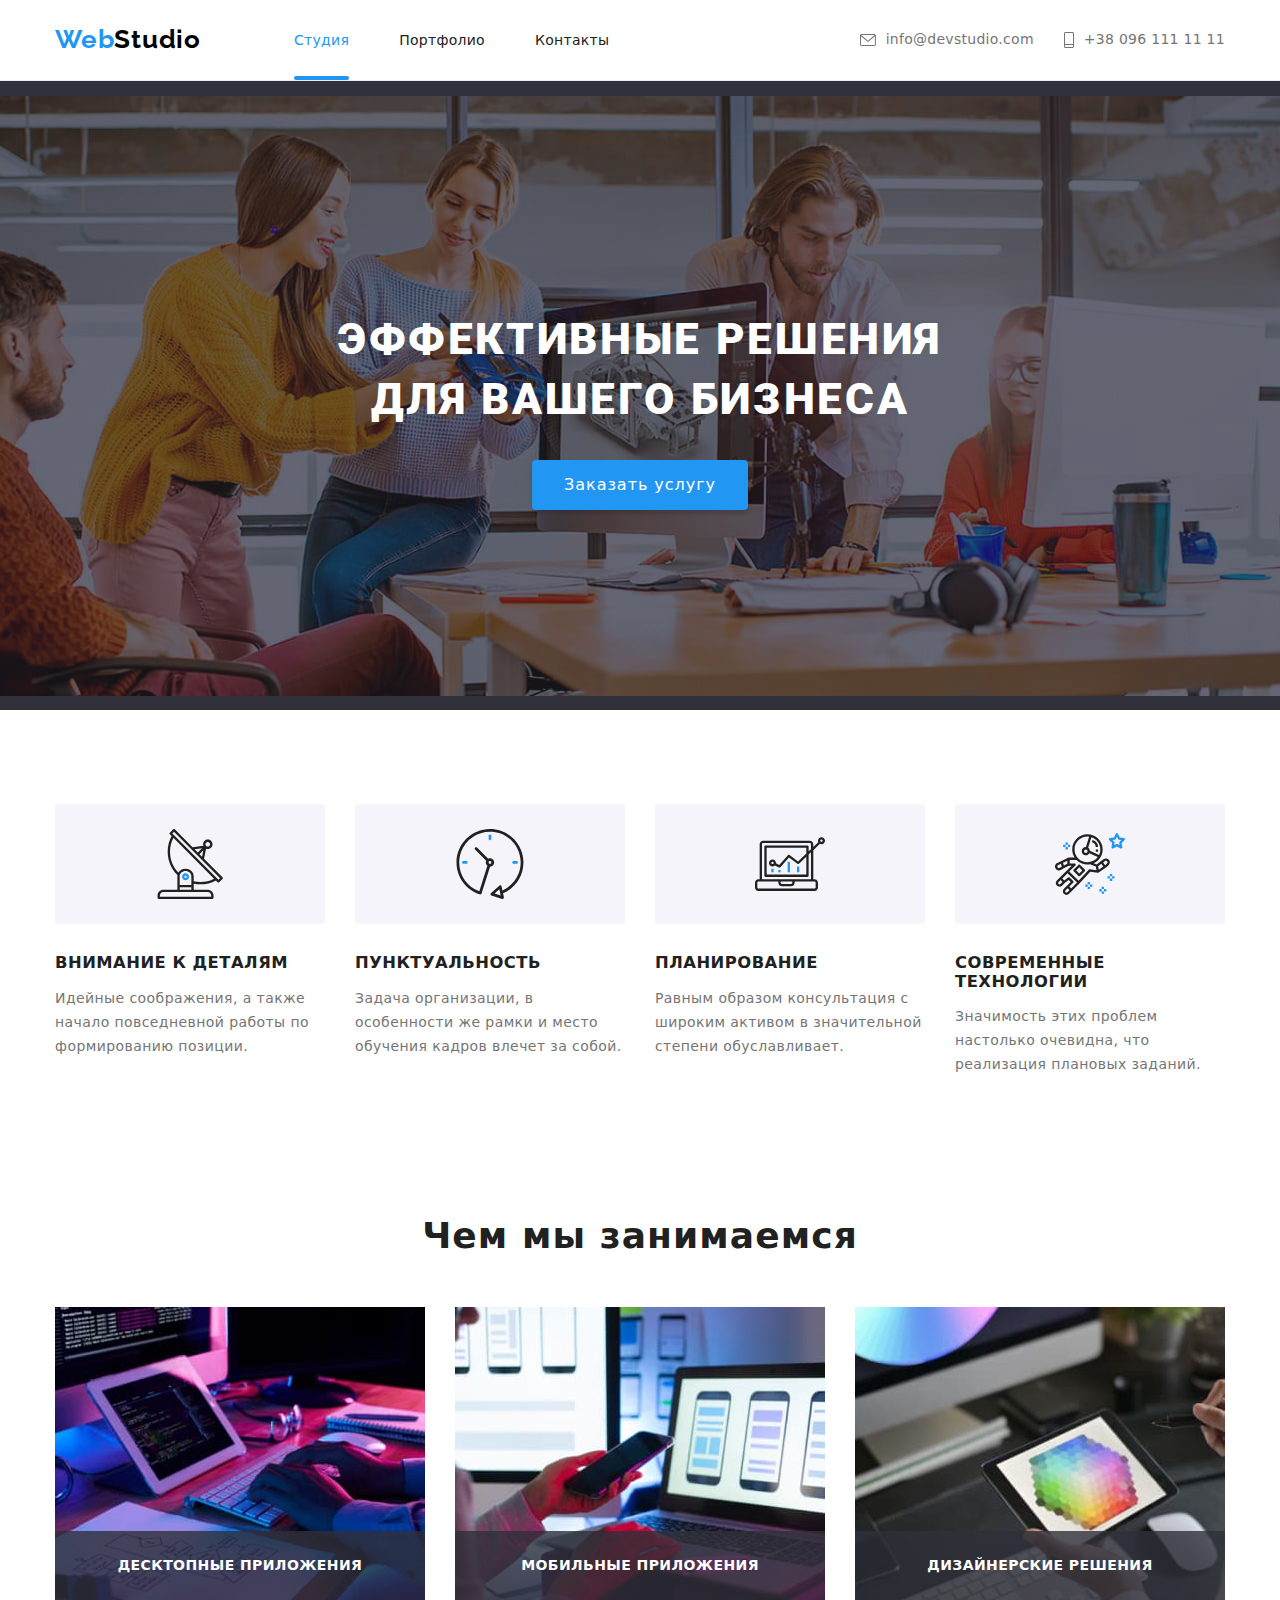
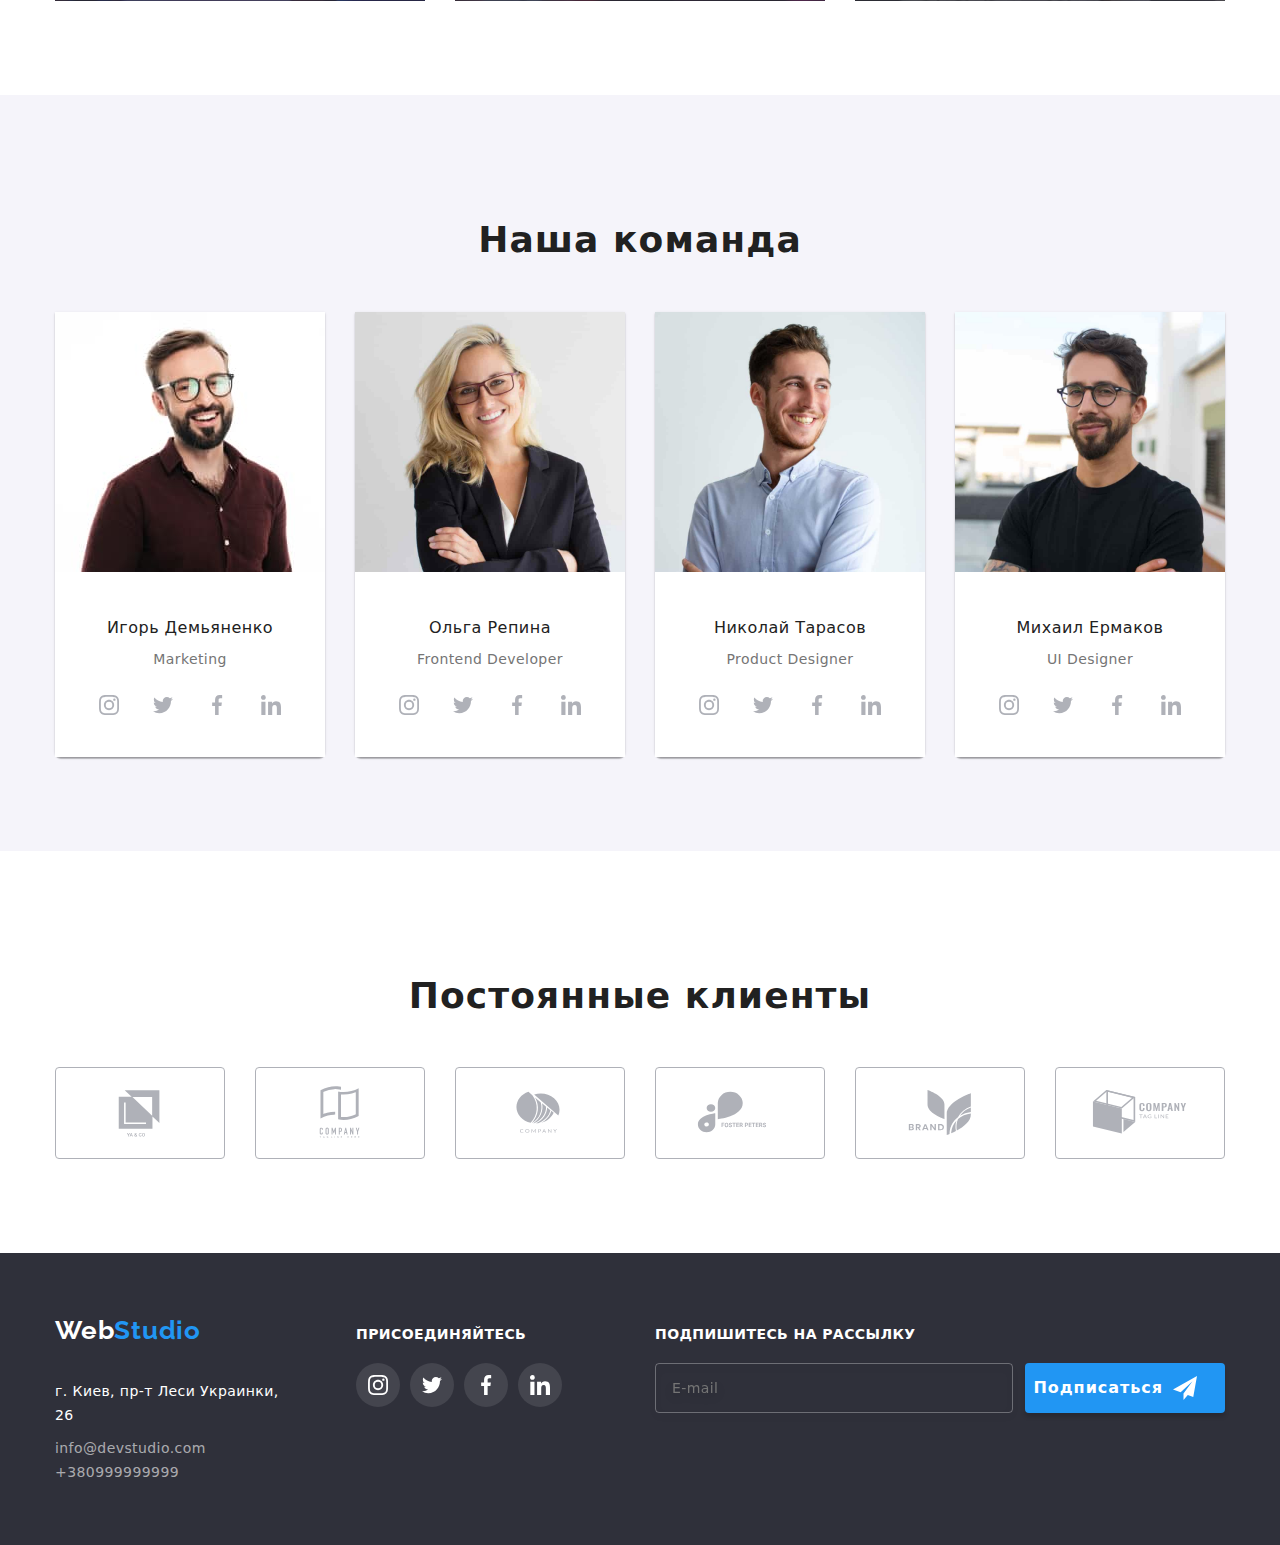
<file: index.html>
<!DOCTYPE html>
<html lang="ru">
  <!--Голова-->
  <head>
    <meta charset="UTF-8" />
    <meta http-equiv="X-UA-Compatible" content="IE=edge" />
    <meta name="viewport" content="width=device-width, initial-scale=1.0" />
    <link rel="preconnect" href="https://fonts.googleapis.com" />
    <link rel="preconnect" href="https://fonts.gstatic.com" crossorigin />
    <link
      href="https://fonts.googleapis.com/css2?family=Raleway:wght@700&family=Roboto:wght@400;500;700;900&display=swap"
      rel="stylesheet"
    />
    <link
      rel="stylesheet"
      href="https://cdnjs.cloudflare.com/ajax/libs/modern-normalize/1.0.0/modern-normalize.min.css"
    />

    <link rel="stylesheet" type="text/css" href="./css/main.min.css" />
    <title class="title-logo">Web Studio</title>
  </head>
  <body class="page">
    <!--Header-->

    <header class="header">
      <div class="container header__container">
        <a class="header__logo" href="./index.html" class="href" lang="en"
          >Web<span class="header__logo--black">Studio</span></a
        >
        <nav>
          <ul class="nav list">
            <li class="nav__item">
              <a class="nav__link nav__link--current" href="./index.html">Студия</a>
            </li>
            <li class="nav__item">
              <a class="nav__link" href="./portfolio.html">Портфолио</a>
            </li>
            <li class="nav__item">
              <a class="nav__link" href="./contacts.html">Контакты</a>
            </li>
          </ul>
        </nav>
        <ul class="contacts list">
          <li>
            <a class="contacts__mail" href="mailto:info@devstudio.com" lang="en"
              ><svg class="contacts__icon" width="16" height="12">
                <use href="./images/icons.svg#mail"></use>
              </svg>
              info@devstudio.com
            </a>
          </li>
          <li>
            <a class="contacts__tel" href="tel:+38 096 111 11 11">
              <svg class="contacts__icon" width="10" height="16">
                <use href="./images/icons.svg#tel"></use>
              </svg>
              +38 096 111 11 11</a
            >
          </li>
        </ul>
      </div>
    </header>
    <main>
      <!-- Герой или заголовок -->

      <section class="hero">
        <div class="container hero__container">
          <h1 class="hero__title">Эффективные решения для вашего бизнеса</h1>
          <button data-modal-open class="button" type="button">Заказать услугу</button>
        </div>
        <div class="backdrop is-hidden" data-modal>
          <div class="modal">
            <button class="modal__close" data-modal-close>
              <svg class="modal__icon" width="18" height="18" aria-label="window close">
                <use href="./images/icons.svg#mdwclose"></use>
              </svg>
            </button>
            <form action="submit">
              <div lang="ru" class="form modal__form">
                <p class="form__name">Оставьте свои данные, мы вам перезвоним</p>
                <label class="form__label" for="user-name">Имя</label>
                <div class="form__block">
                  <input class="form__input" type="name" name="name" id="user-name" />
                  <svg class="form__icon" width="18" height="18" aria-label="name">
                    <use href="./images/icons.svg#person"></use>
                  </svg>
                </div>
                <label class="form__label" for="user-tel" aria-label="telephone">Телефон</label>
                <div class="form__block">
                  <input class="form__input" type="tel" name="tel" id="user-tel" />
                  <svg class="form__icon" width="18" height="18" aria-label="tel">
                    <use href="./images/icons.svg#phone"></use>
                  </svg>
                </div>
                <label class="form__label" for="user-email" aria-label="mail">Почта</label>
                <div class="form__block">
                  <input class="form__input" type="email" name="email" id="user-email" />
                  <svg class="form__icon" width="18" height="18" aria-label="email">
                    <use href="./images/icons.svg#email"></use>
                  </svg>
                </div>
                <label class="form__label" for="user-feedback">Комментарий</label>
                <textarea
                  class="form__message"
                  name="message"
                  id="user-feedback"
                  placeholder="Введите текст"
                  rows="8"
                ></textarea>
                <label class="agreement form__agreement" for="agreement-checkbox">
                  <input
                    class="visually-hidden"
                    type="checkbox"
                    name="agreement"
                    id="agreement-checkbox"
                  />
                  <div class="agreement__checkbox"></div>
                  <p class="agreement__text">
                    Соглашаюсь с рассылкой и принимаю
                    <a class="checkbox-link" href="">Условия договора</a>
                  </p>
                </label>
                <button class="form__button" type="submit">Отправить</button>
              </div>
            </form>
          </div>
        </div>
      </section>
      <!-- Преимущества -->

      <section class="feature">
        <div class="container feature__container">
          <h2 class="feature__title visually-hidden">Преимущества</h2>

          <ul class="feature__list list">
            <li class="feature__item">
              <!--BLOCK 1-->
              <div class="block feature__block">
                <svg width="70" height="70">
                  <use href="./images/icons.svg#sputnik"></use>
                </svg>
              </div>
              <h3 class="block__title">Внимание к деталям</h3>
              <p class="block__text">
                Идейные соображения, а также начало повседневной работы по формированию позиции.
              </p>
            </li>
            <li class="feature__item">
              <!-- BLOCK 2-->
              <div class="block feature__block">
                <svg width="70" height="70">
                  <use href="./images/icons.svg#clock"></use>
                </svg>
              </div>
              <h3 class="block__title">Пунктуальность</h3>
              <p class="block__text">
                Задача организации, в особенности же рамки и место обучения кадров влечет за собой.
              </p>
            </li>
            <li class="feature__item">
              <!--BLOCK 3-->
              <div class="block feature__block">
                <svg width="70" height="70">
                  <use href="./images/icons.svg#diagram"></use>
                </svg>
              </div>
              <h3 class="block__title">Планирование</h3>
              <p class="block__text">
                Равным образом консультация с широким активом в значительной степени обуславливает.
              </p>
            </li>
            <li class="feature__item">
              <!--BLOCK 4-->
              <div class="block feature__block">
                <svg width="70" height="70">
                  <use href="./images/icons.svg#astronaut"></use>
                </svg>
              </div>
              <h3 class="block__title">Современные технологии</h3>
              <p class="block__text">
                Значимость этих проблем настолько очевидна, что реализация плановых заданий.
              </p>
            </li>
          </ul>
        </div>
      </section>

      <!-- work-vector -->
      <section class="samples">
        <div class="container samples__container">
          <h2 class="samples__title title">Чем мы занимаемся</h2>
          <!--  -->
          <!-- folder::images>work-vector -->
          <!--  -->
          <ul class="samples__items list">
            <li class="samples__item">
              <img src="./images/work-vector/1.jpg" alt="Рабочий стол" width="370" />
              <p class="samples__text">десктопные приложения</p>
            </li>
            <li class="samples__item">
              <img src="./images/work-vector/2.jpg" alt="Компьютер" width="370" />
              <p class="samples__text">мобильные приложения</p>
            </li>
            <li class="samples__item">
              <img src="./images/work-vector/3.jpg" alt="Планшет" width="370" />
              <p class="samples__text">дизайнерские решения</p>
            </li>
          </ul>
        </div>
      </section>

      <!--Наша команда-->
      <section class="team">
        <div class="container team__container">
          <h2 class="team__title title">Наша команда</h2>
          <ul class="team__list list">
            <li class="team__item">
              <img src="./images/our-team/team1.jpg" alt="Член команды" width="270" />
              <div class="team__overlay">
                <h3 class="team__title team__title--small">Игорь Демьяненко</h3>
                <p class="team__text">Marketing</p>
                <ul class="social team__social list">
                  <li class="social__linkbox">
                    <a class="social__link" href="">
                      <svg class="social__icon" width="20" height="20" aria-label="social icon">
                        <use href="./images/icons.svg#ig"></use>
                      </svg>
                    </a>
                  </li>
                  <li class="social__linkbox">
                    <a class="social__link" href="">
                      <svg class="social__icon" width="20" height="20" aria-label="social icon">
                        <use href="./images/icons.svg#twitter"></use>
                      </svg>
                    </a>
                  </li>
                  <li class="social__linkbox">
                    <a class="social__link" href="">
                      <svg class="social__icon" width="20" height="20" aria-label="social icon">
                        <use href="./images/icons.svg#facebook"></use>
                      </svg>
                    </a>
                  </li>
                  <li class="social__linkbox">
                    <a class="social__link" href="">
                      <svg class="social__icon" width="20" height="20" aria-label="social icon">
                        <use href="./images/icons.svg#linkedin"></use>
                      </svg>
                    </a>
                  </li>
                </ul>
              </div>
            </li>

            <li class="team__item">
              <img src="./images/our-team/team2.jpg" alt="Член команды" width="270" />
              <div class="team__overlay">
                <h3 class="team__title team__title--small">Ольга Репина</h3>
                <p class="team__text">Frontend Developer</p>
                <ul class="social team__social list">
                  <li class="social__linkbox">
                    <a class="social__link" href="">
                      <svg class="social__icon" width="20" height="20" aria-label="social icon">
                        <use href="./images/icons.svg#ig"></use>
                      </svg>
                    </a>
                  </li>
                  <li class="social__linkbox">
                    <a class="social__link" href="">
                      <svg class="social__icon" width="20" height="20" aria-label="social icon">
                        <use href="./images/icons.svg#twitter"></use>
                      </svg>
                    </a>
                  </li>
                  <li class="social__linkbox">
                    <a class="social__link" href="">
                      <svg class="social__icon" width="20" height="20" aria-label="social icon">
                        <use href="./images/icons.svg#facebook"></use>
                      </svg>
                    </a>
                  </li>
                  <li class="social__linkbox">
                    <a class="social__link" href="">
                      <svg class="social__icon" width="20" height="20" aria-label="social icon">
                        <use href="./images/icons.svg#linkedin"></use>
                      </svg>
                    </a>
                  </li>
                </ul>
              </div>
            </li>

            <li class="team__item">
              <img src="./images/our-team/team3.jpg" alt="Член команды" width="270" />
              <div class="team__overlay">
                <h3 class="team__title team__title--small">Николай Тарасов</h3>
                <p class="team__text">Product Designer</p>
                <ul class="social team__social list">
                  <li class="social__linkbox">
                    <a class="social__link" href="">
                      <svg class="social__icon" width="20" height="20" aria-label="social icon">
                        <use href="./images/icons.svg#ig"></use>
                      </svg>
                    </a>
                  </li>
                  <li class="social__linkbox">
                    <a class="social__link" href="">
                      <svg class="social__icon" width="20" height="20" aria-label="social icon">
                        <use href="./images/icons.svg#twitter"></use>
                      </svg>
                    </a>
                  </li>
                  <li class="social__linkbox">
                    <a class="social__link" href="">
                      <svg class="social__icon" width="20" height="20" aria-label="social icon">
                        <use href="./images/icons.svg#facebook"></use>
                      </svg>
                    </a>
                  </li>
                  <li class="social__linkbox">
                    <a class="social__link" href="">
                      <svg class="social__icon" width="20" height="20" aria-label="social icon">
                        <use href="./images/icons.svg#linkedin"></use>
                      </svg>
                    </a>
                  </li>
                </ul>
              </div>
            </li>

            <li class="team__item">
              <img src="./images/our-team/team4.jpg" alt="Член команды" width="270" />
              <div class="team__overlay">
                <h3 class="team__title team__title--small">Михаил Ермаков</h3>
                <p class="team__text">UI Designer</p>
                <ul class="social team__social list">
                  <li class="social__linkbox">
                    <a class="social__link" href="">
                      <svg class="social__icon" width="20" height="20" aria-label="social icon">
                        <use href="./images/icons.svg#ig"></use>
                      </svg>
                    </a>
                  </li>
                  <li class="social__linkbox">
                    <a class="social__link" href="">
                      <svg class="social__icon" width="20" height="20" aria-label="social icon">
                        <use href="./images/icons.svg#twitter"></use>
                      </svg>
                    </a>
                  </li>
                  <li class="social__linkbox">
                    <a class="social__link" href="">
                      <svg class="social__icon" width="20" height="20" aria-label="social icon">
                        <use href="./images/icons.svg#facebook"></use>
                      </svg>
                    </a>
                  </li>
                  <li class="social__linkbox">
                    <a class="social__link" href="">
                      <svg class="social__icon" width="20" height="20" aria-label="social icon">
                        <use href="./images/icons.svg#linkedin"></use>
                      </svg>
                    </a>
                  </li>
                </ul>
              </div>
            </li>
          </ul>
        </div>
      </section>

      <!-- Постоянные клиенты -->
      <section class="clients">
        <div class="container">
          <h2 class="clients__title title">Постоянные клиенты</h2>
          <ul class="clients__list list">
            <li class="clients__item">
              <a class="clients__link" href="">
                <svg class="clients__icon" width="106" height="60" aria-label="client logo">
                  <use href="./images/icons.svg#company"></use>
                </svg>
              </a>
            </li>
            <li class="clients__item">
              <a class="clients__link" href="">
                <svg class="clients__icon" width="106" height="60" aria-label="client logo">
                  <use href="./images/icons.svg#company2"></use>
                </svg>
              </a>
            </li>
            <li class="clients__item">
              <a class="clients__link" href="">
                <svg class="clients__icon" width="106" height="60" aria-label="client logo">
                  <use href="./images/icons.svg#company3"></use>
                </svg>
              </a>
            </li>
            <li class="clients__item">
              <a class="clients__link" href="">
                <svg class="clients__icon" width="106" height="60" aria-label="client logo">
                  <use href="./images/icons.svg#company4"></use>
                </svg>
              </a>
            </li>
            <li class="clients__item">
              <a class="clients__link" href="">
                <svg class="clients__icon" width="106" height="60" aria-label="client logo">
                  <use href="./images/icons.svg#company5"></use>
                </svg>
              </a>
            </li>
            <li class="clients__item">
              <a class="clients__link" href="">
                <svg class="clients__icon" width="106" height="60" aria-label="client logo">
                  <use href="./images/icons.svg#company6"></use>
                </svg>
              </a>
            </li>
          </ul>
        </div>
      </section>
    </main>
    <footer class="footer">
      <div class="container footer__container">
        <div class="container__left">
          <a href="./index.html" class="footer__logo" lang="en"
            >Web<span class="footer__logo--blue">Studio</span></a
          >
          <address class="address">
            <p class="address__place">г. Киев, пр-т Леси Украинки, 26</p>
            <a class="address__mail" href="mailto:info@devstudio.com">info@devstudio.com</a>
            <a class="address__tel" href="tel:+380999999999">+380999999999</a>
          </address>
        </div>
        <div class="container__mid">
          <p class="footer__text">присоединяйтесь</p>
          <ul class="footer__list list">
            <li class="footer__list-item">
              <a class="footer__link" href="">
                <svg
                  class="footer__icon"
                  width="20"
                  height="20"
                  aria-label="social
                  icon"
                >
                  <use href="./images/icons.svg#igblack"></use>
                </svg>
              </a>
            </li>
            <li class="footer__list-item">
              <a class="footer__link" href="">
                <svg class="footer__icon" width="20" height="20" aria-label="social icon">
                  <use href="./images/icons.svg#twitterblack"></use>
                </svg>
              </a>
            </li>
            <li class="footer__list-item">
              <a class="footer__link" href="">
                <svg class="footer__icon" width="20" height="20" aria-label="social icon">
                  <use href="./images/icons.svg#facebookblack"></use>
                </svg>
              </a>
            </li>
            <li class="footer__list-item">
              <a class="footer__link" href="">
                <svg class="footer__icon" width="20" height="20" aria-label="social icon">
                  <use href="./images/icons.svg#linkedinblack"></use>
                </svg>
              </a>
            </li>
          </ul>
        </div>
        <div class="container__right">
          <p class="footer__text">Подпишитесь на рассылку</p>
          <form>
            <div class="footer__form">
              <label for="user-email" class="ftr-label">
                <input
                  class="footer__type"
                  type="email"
                  name="email"
                  placeholder="E-mail"
                  id="user-email"
                />
              </label>
              <button type="submit" class="button footer__button">
                <svg class="button__icon" width="24" height="24" aria-label="button icon">
                  <use href="./images/icons.svg#iconsend"></use>
                </svg>
                Подписаться
              </button>
            </div>
          </form>
        </div>
      </div>
    </footer>
    <script src="./js/modal.js"></script>
  </body>
</html>
</file>
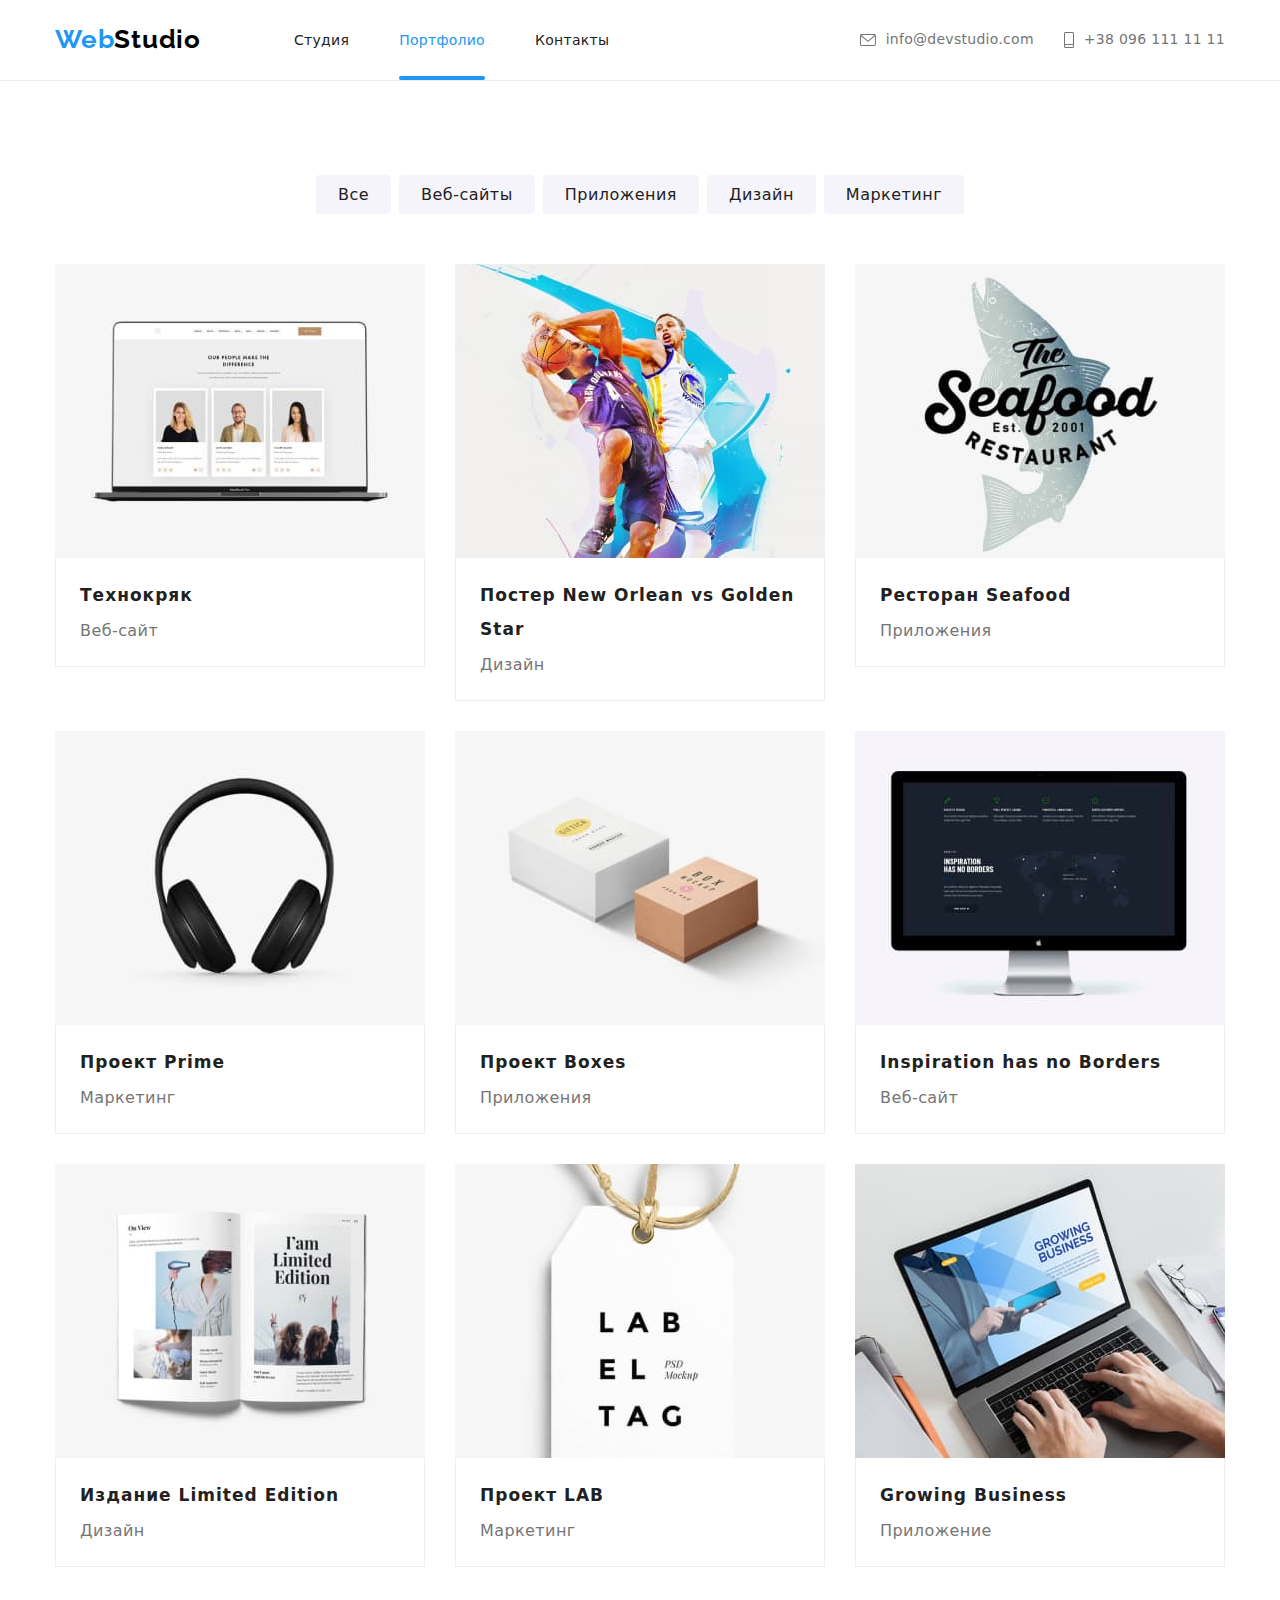
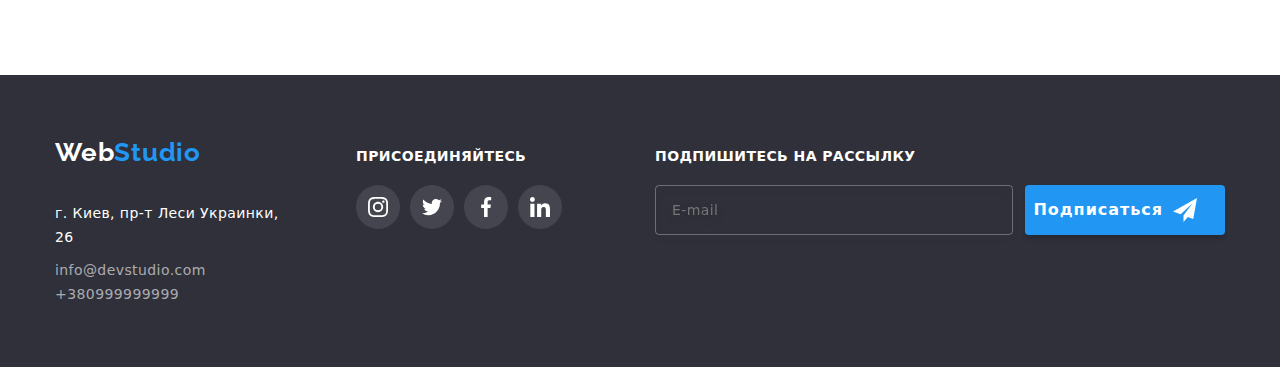
<file: portfolio.html>
<!DOCTYPE html>
<html lang="ru">
  <head>
    <meta charset="UTF-8" />
    <meta http-equiv="X-UA-Compatible" content="IE=edge" />
    <meta name="viewport" content="width=device-width, initial-scale=1.0" />
    <link rel="preconnect" href="https://fonts.googleapis.com" />
    <link rel="preconnect" href="https://fonts.gstatic.com" crossorigin />
    <link
      href="https://fonts.googleapis.com/css2?family=Raleway:wght@700&family=Roboto:wght@400;500;700;900&display=swap"
      rel="stylesheet"
    />
     <link
      rel="stylesheet"
      href="https://cdnjs.cloudflare.com/ajax/libs/modern-normalize/1.0.0/modern-normalize.min.css"
    />
    
    <link rel="stylesheet" type="text/css" href="./css/main.min.css"/>
    <title class="title-logo">Web Studio</title>
  </head>
  <body class="page">
    <!-- Шапка -->
   <header class="header">
      <div class="container header__container">
        <a class="header__logo" href="./index.html" class="href" lang="en"
          >Web<span class="header__logo--black">Studio</span></a
        >
        <nav>
          <ul class="nav list">
            <li class="nav__item">
              <a class="nav__link" href="./index.html">Студия</a>
            </li>
            <li class="nav__item">
              <a class="nav__link nav__link--current" href="./portfolio.html">Портфолио</a>
            </li>
            <li class="nav__item">
              <a class="nav__link" href="./contacts.html">Контакты</a>
            </li>
          </ul>
        </nav>
        <ul class="contacts list">
          <li>
            <a class="contacts__mail" href="mailto:info@devstudio.com" lang="en"
              ><svg class="contacts__icon" width="16" height="12">
                <use href="./images/icons.svg#mail"></use>
              </svg>
              info@devstudio.com
            </a>
          </li>
          <li>
            <a class="contacts__tel" href="tel:+38 096 111 11 11">
              <svg class="contacts__icon" width="10" height="16">
                <use href="./images/icons.svg#tel"></use>
              </svg>
              +38 096 111 11 11</a
            >
          </li>
        </ul>
      </div>
    </header>

    <!-- Мэйн -->
    <main>
    <section class="portfolio">
      <div class="container">
        <h1 class="visually-hidden">web-studio portfolio</h1>

        <ul class="btnlist portfolio__btnlist list">
          <li class="btnlist__item">
            <button class="btnlist__button" type="button">Все</button>
          </li>
          <li class="btnlist__item">
            <button class="btnlist__button" type="button">Веб-сайты</button>
          </li>
          <li class="btnlist__item">
            <button class="btnlist__button" type="button">Приложения</button>
          </li>
          <li class="btnlist__item">
            <button class="btnlist__button" type="button">Дизайн</button>
          </li>
          <li class="btnlist__item">
            <button class="btnlist__button" type="button">Маркетинг</button>
          </li>
        </ul>

        <ul class="works list">
          
          <li class="works__item">

            <a class="works__link" href="">
            <div class="works__box">
            <img src="./images/portfolio-cards-img/img.jpg" width="370" alt="Ноутбук" />
              <p class="works__text">Технокряк это современная площадка распространения коронавируса. Компании используют эту платформу для цифрового шпионажа и атак на защищённые сервера конкурентов.</p>
            </div>
            <div class="works__thumb">
            <h2 class="works__name">Технокряк</h2>
            <p class="works__descr">Веб-сайт</p>
            </div>
            </a>
          </li>
          
          <li class="works__item">

            <a class="works__link" href="">
              <div class="works__box">
            <img src="./images/portfolio-cards-img/img-2.jpg" width="370" alt="спортсмены" />
          <p class="works__text">Lorem ipsum dolor sit amet consectetur adipisicing elit. Quidem blanditiis repudiandae placeat ex, quos similique eius exercitationem obcaecati quisquam ab nobis cumque sunt quasi ipsam.</p>  
          </div>
            <div class="works__thumb">
            <h2 class="works__name">Постер New Orlean vs Golden Star</h2>
            <p class="works__descr">Дизайн</p>
            </div>
            </a>
          </li>
          
          <li class="works__item">

            <a class="works__link" href="">
              <div class="works__box">
            <img src="./images/portfolio-cards-img/img-3.jpg" width="370" alt="логотип ресторана" />
          <p class="works__text">Lorem ipsum dolor sit amet consectetur adipisicing elit. Quidem blanditiis repudiandae placeat ex, quos similique eius exercitationem obcaecati quisquam ab nobis cumque sunt quasi ipsam.</p>  
          </div>
            <div class="works__thumb">
            <h2 class="works__name">Ресторан Seafood</h2>
            <p class="works__descr">Приложения</p>
            </div>
            </a>
          </li>
          
          <li class="works__item">

            <a class="works__link" href="">
              <div class="works__box">
            <img src="./images/portfolio-cards-img/img-4.jpg" width="370" alt="наушники" />
          <p class="works__text">Lorem ipsum dolor sit amet consectetur adipisicing elit. Quidem blanditiis repudiandae placeat ex, quos similique eius exercitationem obcaecati quisquam ab nobis cumque sunt quasi ipsam.</p>  
          </div>
            <div class="works__thumb">
            <h2 class="works__name">Проект Prime</h2>
            <p class="works__descr">Маркетинг</p>
            </div>
            </a>
          </li>
          
          <li class="works__item">

            <a class="works__link" href="">
              <div class="works__box">
            <img src="./images/portfolio-cards-img/img-5.jpg" width="370" alt="коробки" />
          <p class="works__text">Lorem ipsum dolor sit amet consectetur adipisicing elit. Quidem blanditiis repudiandae placeat ex, quos similique eius exercitationem obcaecati quisquam ab nobis cumque sunt quasi ipsam.</p>  
          </div>
            <div class="works__thumb">
            <h2 class="works__name">Проект Boxes</h2>
            <p class="works__descr">Приложения</p>
            </div>
            </a>
          </li>
          
          <li class="works__item">

            <a class="works__link" href="">
              <div class="works__box">
            <img src="./images/portfolio-cards-img/img-6.jpg" width="370" alt="Компьютер" />
          <p class="works__text">Lorem ipsum dolor sit amet consectetur adipisicing elit. Quidem blanditiis repudiandae placeat ex, quos similique eius exercitationem obcaecati quisquam ab nobis cumque sunt quasi ipsam.</p>  
          </div>
            <div class="works__thumb">
            <h2 class="works__name">Inspiration has no Borders</h2>
            <p class="works__descr">Веб-сайт</p>
            </div>
            </a>
          </li>
          
          <li class="works__item">

            <a class="works__link" href="">
              <div class="works__box">
            <img src="./images/portfolio-cards-img/img-7.jpg" width="370" alt="книга" />
          <p class="works__text">Lorem ipsum dolor sit amet consectetur adipisicing elit. Quidem blanditiis repudiandae placeat ex, quos similique eius exercitationem obcaecati quisquam ab nobis cumque sunt quasi ipsam.</p>  
          </div>
            <div class="works__thumb">
            <h2 class="works__name">Издание Limited Edition</h2>
            <p class="works__descr">Дизайн</p>
            </div>
            </a>
          </li>
          
          <li class="works__item">

            <a class="works__link" href="">
              <div class="works__box">
            <img src="./images/portfolio-cards-img/img-8.jpg" width="370" alt="бирка" />
          <p class="works__text">Lorem ipsum dolor sit amet consectetur adipisicing elit. Quidem blanditiis repudiandae placeat ex, quos similique eius exercitationem obcaecati quisquam ab nobis cumque sunt quasi ipsam.</p>  
          </div>
            <div class="works__thumb">
            <h2 class="works__name">Проект LAB</h2>
            <p class="works__descr">Маркетинг</p>
            </div>
            </a>
          </li>
          
          <li class="works__item">

            <a class="works__link" href="">
              <div class="works__box">      
            <img
              src="./images/portfolio-cards-img/img-9.jpg"
              width="370"
              alt="работа за компьютером"
            />
            <p class="works__text">Lorem ipsum, dolor sit amet consectetur adipisicing elit. Illum, beatae esse corrupti commodi nisi ipsam adipisci nulla fugiat tempore vitae minima ducimus quisquam accusamus eligendi.</p>
        </div>
            <div class="works__thumb">
            <h2 class="works__name">Growing Business</h2>
            <p class="works__descr">Приложение
              </div>
            </p>
          </a></li>
        </ul>
      </div>
    </section>
    </main>

    <!-- Подвал -->
   <footer class="footer">
      <div class="container footer__container">
        <div class="container__left">
          <a href="./index.html" class="footer__logo" lang="en"
            >Web<span class="footer__logo--blue">Studio</span></a
          >
          <address class="address">
            <p class="address__place">г. Киев, пр-т Леси Украинки, 26</p>
            <a class="address__mail" href="mailto:info@devstudio.com">info@devstudio.com</a>
            <a class="address__tel" href="tel:+380999999999">+380999999999</a>
          </address>
        </div>
        <div class="container__mid">
          <p class="footer__text">присоединяйтесь</p>
          <ul class="footer__list list">
            <li class="footer__list-item">
              <a class="footer__link" href="">
                <svg
                  class="footer__icon"
                  width="20"
                  height="20"
                  aria-label="social
                  icon"
                >
                  <use href="./images/icons.svg#igblack"></use>
                </svg>
              </a>
            </li>
            <li class="footer__list-item">
              <a class="footer__link" href="">
                <svg class="footer__icon" width="20" height="20" aria-label="social icon">
                  <use href="./images/icons.svg#twitterblack"></use>
                </svg>
              </a>
            </li>
            <li class="footer__list-item">
              <a class="footer__link" href="">
                <svg class="footer__icon" width="20" height="20" aria-label="social icon">
                  <use href="./images/icons.svg#facebookblack"></use>
                </svg>
              </a>
            </li>
            <li class="footer__list-item">
              <a class="footer__link" href="">
                <svg class="footer__icon" width="20" height="20" aria-label="social icon">
                  <use href="./images/icons.svg#linkedinblack"></use>
                </svg>
              </a>
            </li>
          </ul>
        </div>
        <div class="container__right">
          <p class="footer__text">Подпишитесь на рассылку</p>
          <form>
            <div class="footer__form">
              <label for="user-email" class="ftr-label">
                <input
                  class="footer__type"
                  type="email"
                  name="email"
                  placeholder="E-mail"
                  id="user-email"
                />
              </label>
              <button type="submit" class="button footer__button">
                <svg class="button__icon" width="24" height="24" aria-label="button icon">
                  <use href="./images/icons.svg#iconsend"></use>
                </svg>
                Подписаться
              </button>
            </div>
          </form>
        </div>
      </div>
    </footer>
  </body>
</html>
</file>
<file: css/main.min.css>
:root{--w-clor: #ffffff;--bg-clor1: #f5f4fa;--bg-clor2: #2f303a;--accent-clor: #2196f3;--title-clor: #212121;--txt-clor: #757575;--b-clor: #000000;--grey: #afb1b8;--hovr-clor: rgba(33, 150, 243, 0.9);--time-function: cubic-bezier(0.4, 0, 0.2, 1);--bg-clor3: rgba(0, 0, 0, 0.2)}body{font-size:14px;letter-spacing:0.03em;color:#757575}h1,button{letter-spacing:0.06em}.list{margin:0;padding:0;list-style:none}img{display:block;max-width:100%;height:auto}input{outline:transparent}.visually-hidden{position:absolute;width:1px;height:1px;margin:-1px;border:0;padding:0;white-space:nowrap;-webkit-clip-path:inset(100%);clip-path:inset(100%);clip:rect(0 0 0 0);overflow:hidden}.container{width:1200px;margin-left:auto;margin-right:auto;padding-left:15px;padding-right:15px}.container__left{display:-webkit-box;display:-ms-flexbox;display:flex;-webkit-box-orient:vertical;-webkit-box-direction:normal;-ms-flex-direction:column;flex-direction:column;margin-right:70px}.container__mid{display:-webkit-box;display:-ms-flexbox;display:flex;-webkit-box-orient:vertical;-webkit-box-direction:normal;-ms-flex-direction:column;flex-direction:column;margin-right:93px}.container__right{display:-webkit-box;display:-ms-flexbox;display:flex;-webkit-box-orient:vertical;-webkit-box-direction:normal;-ms-flex-direction:column;flex-direction:column}.text{font-size:14px;line-height:1.71;letter-spacing:0.03em;color:var(--txt-clor)}.title{margin-bottom:50px;color:var(--title-clor);font-weight:700;font-size:36px;line-height:1.17;text-align:center;letter-spacing:0.03em}.header{background-color:#fff;border-bottom:1px solid #ececec}.header__container{display:-webkit-box;display:-ms-flexbox;display:flex;-webkit-box-align:center;-ms-flex-align:center;align-items:center}.header__logo{display:inline-block;margin-right:93px;font-size:26px;font-family:Raleway, sans-serif;font-weight:700;line-height:1.2;letter-spacing:0.03em;color:#2196f3;text-decoration:none}.header__logo--black{color:#000}.nav{display:-webkit-box;display:-ms-flexbox;display:flex;padding-left:0px}.nav__item{position:relative;margin-right:50px}.nav__item:last-child{margin-right:0px}.nav__link{position:relative;padding-bottom:32px;padding-top:32px;text-decoration:none;font-weight:500;font-size:14px;line-height:1.14;letter-spacing:0.02em;color:#212121;-webkit-transition-property:color;transition-property:color;-webkit-transition-duration:250ms;transition-duration:250ms;-webkit-transition-timing-function:var(--time-function);transition-timing-function:var(--time-function)}.nav__link:hover,.nav__link:focus{color:#2196f3}.nav__link:last-child{margin-right:0}.nav__link--current{color:#2196f3}.nav__link--current::after{content:'';position:absolute;bottom:0;display:block;width:100%;height:4px;border-radius:2px;background-color:#2196f3}.contacts{display:-webkit-box;display:-ms-flexbox;display:flex;padding-left:0px;margin-left:auto;-webkit-box-align:center;-ms-flex-align:center;align-items:center}.contacts__mail,.contacts__tel{display:-webkit-box;display:-ms-flexbox;display:flex;-webkit-box-align:center;-ms-flex-align:center;align-items:center;padding-top:32px;padding-bottom:32px;margin-right:30px;color:#757575;font-weight:500;font-style:normal;text-decoration:none;font-size:14px;line-height:1.14;letter-spacing:0.02em;-webkit-transition-property:color;transition-property:color;-webkit-transition-duration:250ms;transition-duration:250ms;-webkit-transition-timing-function:var(--time-function);transition-timing-function:var(--time-function)}.contacts__tel{margin-right:0}.contacts__mail:hover,.contacts__tel:hover,.contacts__mail:focus,.contacts__tel:focus{color:#2196f3}.contacts__icon{margin-right:10px;fill:#757575;-webkit-transition-property:fill;transition-property:fill;-webkit-transition-duration:250ms;transition-duration:250ms;-webkit-transition-timing-function:var(--time-function);transition-timing-function:var(--time-function)}.contacts__mail:hover .contacts__icon,.contacts__tel:hover .contacts__icon,.contacts__mail:focus .contacts__icon,.contacts__tel:focus .contacts__icon{fill:#2196f3}.hero{padding:200px 0;text-align:center;background-color:#2f303a;background-repeat:no-repeat;background-position:50% 50%;max-width:1600px;margin-left:auto;margin-right:auto;background-image:-webkit-gradient(linear, left top, right top, from(rgba(47,48,58,0.4)), to(rgba(47,48,58,0.4))),url(../images/bg.jpg);background-image:linear-gradient(to right, rgba(47,48,58,0.4), rgba(47,48,58,0.4)),url(../images/bg.jpg)}.hero__title{width:696px;margin-left:auto;margin-right:auto;margin-bottom:30px;color:#fff;font-family:Roboto, sans-serif;font-weight:900;text-align:center;font-size:44px;line-height:1.36;letter-spacing:0.06em;text-transform:uppercase}.button{padding:10px 32px 10px 32px;border:0px;margin-left:auto;margin-right:auto;-webkit-box-align:center;-ms-flex-align:center;align-items:center;text-align:center;cursor:pointer;background-color:#2196f3;color:#fff;font-size:16px;line-height:1.87;display:-webkit-box;display:-ms-flexbox;display:flex;letter-spacing:0.06em;-webkit-box-shadow:0px 4px 4px rgba(0,0,0,0.15);box-shadow:0px 4px 4px rgba(0,0,0,0.15);border-radius:4px}.backdrop{width:100vw;height:100vh;top:0;left:50%;-webkit-transform:translateX(-50%);transform:translateX(-50%);position:fixed;z-index:1;background-color:rgba(0,0,0,0.2);opacity:1;-webkit-transition:visibility 250ms var(--time-function),opacity 250ms var(--time-function);transition:visibility 250ms var(--time-function),opacity 250ms var(--time-function)}.backdrop.is-hidden{visibility:hidden;opacity:0;pointer-events:none}.modal{min-width:528px;min-height:581px;position:absolute;top:50%;left:50%;-webkit-transform:translate(-50%, -50%);transform:translate(-50%, -50%);-webkit-box-shadow:0px 1px 3px rgba(0,0,0,0.12),0px 1px 1px rgba(0,0,0,0.14),0px 2px 1px rgba(0,0,0,0.2);box-shadow:0px 1px 3px rgba(0,0,0,0.12),0px 1px 1px rgba(0,0,0,0.14),0px 2px 1px rgba(0,0,0,0.2);border-radius:4px;background-color:#fff}.modal__close{position:absolute;top:8px;right:8px;width:32px;height:32px;display:-webkit-box;display:-ms-flexbox;display:flex;-webkit-box-align:center;-ms-flex-align:center;align-items:center;-webkit-box-pack:center;-ms-flex-pack:center;justify-content:center;border-radius:50%;border:1px solid rgba(0,0,0,0.1);padding:0px;background-color:transparent;-webkit-transition-property:border;transition-property:border;-webkit-transition-duration:250ms;transition-duration:250ms;-webkit-transition-timing-function:var(--time-function);transition-timing-function:var(--time-function)}.modal__close:hover .modal__icon,.modal__close:hover .modal__icon{fill:#2196f3}.form{min-width:528px;min-height:581px;display:-webkit-box;display:-ms-flexbox;display:flex;-webkit-box-orient:vertical;-webkit-box-direction:normal;-ms-flex-direction:column;flex-direction:column;-webkit-box-pack:center;-ms-flex-pack:center;justify-content:center;-webkit-box-align:center;-ms-flex-align:center;align-items:center;padding:40px}.form__name{margin-bottom:12px;font-weight:700;font-size:20px;line-height:1.15;text-align:center;color:#212121}.form__label{font-size:12px;line-height:1.17;letter-spacing:0.01em;color:#afb1b8;margin-right:auto;margin-bottom:4px}.form__block{position:relative;width:100%;margin-bottom:12px}.form__block:focus .form__icon,.form__block:hover .form__icon{fill:#2196f3}.form__icon{position:absolute;left:12px;top:11px;bottom:11px;-webkit-transition-property:fill;transition-property:fill;-webkit-transition-duration:250ms;transition-duration:250ms;-webkit-transition-timing-function:var(--time-function);transition-timing-function:var(--time-function)}.form__input{width:100%;height:40px;padding:0;padding-left:42px;border-radius:4px;border:1px solid rgba(33,33,33,0.2);-webkit-transition-property:border;transition-property:border;-webkit-transition-duration:250ms;transition-duration:250ms;-webkit-transition-timing-function:var(--time-function);transition-timing-function:var(--time-function)}.form__input:hover,.form__input:focus{border-color:#2196f3}.form__message{max-width:448px;max-height:120px;min-width:448px;min-height:120px;padding:12px 16px;margin-bottom:20px;border-radius:4px;border:1px solid rgba(33,33,33,0.2);resize:none;-webkit-transition-property:border;transition-property:border;-webkit-transition-duration:250ms;transition-duration:250ms;-webkit-transition-timing-function:var(--time-function);transition-timing-function:var(--time-function)}.form__message:hover,.form__message:focus{border-color:#2196f3}.form__message::-webkit-input-placeholder{font-size:12px;line-height:1.17;letter-spacing:0.01em;margin-bottom:4px;color:rgba(117,117,117,0.5)}.form__message:-ms-input-placeholder{font-size:12px;line-height:1.17;letter-spacing:0.01em;margin-bottom:4px;color:rgba(117,117,117,0.5)}.form__message::-ms-input-placeholder{font-size:12px;line-height:1.17;letter-spacing:0.01em;margin-bottom:4px;color:rgba(117,117,117,0.5)}.form__message::placeholder{font-size:12px;line-height:1.17;letter-spacing:0.01em;margin-bottom:4px;color:rgba(117,117,117,0.5)}.form__button{width:200px;height:50px;padding:0;margin:0;border:0px;border-radius:4px;cursor:pointer;display:-webkit-box;display:-ms-flexbox;display:flex;-webkit-box-pack:center;-ms-flex-pack:center;justify-content:center;-webkit-box-align:center;-ms-flex-align:center;align-items:center;font-size:16px;font-weight:700;line-height:1.87;letter-spacing:0.06em;-webkit-box-shadow:0px 4px 4px rgba(0,0,0,0.15);box-shadow:0px 4px 4px rgba(0,0,0,0.15);background-color:#2196f3;color:#fff;-webkit-transition:background 250ms var(--time-function);transition:background 250ms var(--time-function)}.form__button:hover,.form__button:focus{background-color:var(--accent-hover)}.agreement{display:-webkit-box;display:-ms-flexbox;display:flex;-webkit-box-align:center;-ms-flex-align:center;align-items:center;margin-bottom:30px}.agreement__checkbox{width:16px;height:15px;border:2px solid #212121;border-radius:3px;background-repeat:no-repeat;background-position:center;background-image:url(../images/checkicon.svg);cursor:pointer}.agreement__text{font-weight:400;font-size:14px;line-height:1.71;margin-left:8px;color:#afb1b8}.agreement__link{color:#2196f3}input[type='checkbox']:checked+.agreement__checkbox{border-color:#2196f3;background-color:#2196f3}.feature{padding-top:94px}.feature__list{display:-webkit-box;display:-ms-flexbox;display:flex}.feature__block{display:-webkit-box;display:-ms-flexbox;display:flex;-webkit-box-pack:center;-ms-flex-pack:center;justify-content:center;-webkit-box-align:center;-ms-flex-align:center;align-items:center;width:270px;height:120px;border-radius:4px;margin-right:30px;margin-bottom:30px;background-color:#f5f4fa}.feature__block:last-child{margin-right:0}.feature__item{margin-right:30px;width:270px}.feature__item:last-child{margin-right:0px}.block__title{margin-bottom:10px;text-decoration:none;color:var(--title-clor);font-weight:700;font-size:font-size 14px;line-height:1.14;letter-spacing:.03em;text-transform:uppercase}.block__text{font-size:font-size 14px;line-height:1.71;letter-spacing:.03em;color:#757575}.samples{padding-top:94px;padding-bottom:94px}.samples__items{display:-webkit-box;display:-ms-flexbox;display:flex;margin-left:auto;margin-right:auto;padding-left:0px}.samples__item{position:relative;margin-right:30px}.samples__item:last-child{margin-right:0px}.samples__text{position:absolute;bottom:0%;padding:27px 0px;width:100%;display:-webkit-box;display:-ms-flexbox;display:flex;-webkit-box-pack:center;-ms-flex-pack:center;justify-content:center;margin:0;font-weight:700;font-size:14px;line-height:1.14;text-align:center;letter-spacing:0.03em;text-transform:uppercase;color:var(--w-clor);background-color:rgba(47,48,58,0.8)}.team{background-color:#f5f4fa;padding-top:94px;padding-bottom:94px}.team__title{font-size:36px;line-height:1.19;text-align:center}.team__title--small{margin-bottom:10px;font-weight:500;font-size:16px;line-height:1.19;text-align:center;letter-spacing:0.03em;color:#212121}.team__list{display:-webkit-box;display:-ms-flexbox;display:flex;-webkit-box-pack:center;-ms-flex-pack:center;justify-content:center;margin-right:auto;margin-left:auto;padding-left:0px}.team__item{margin-right:30px;-webkit-box-shadow:0px 1px 3px rgba(0,0,0,0.12),0px 1px 1px rgba(0,0,0,0.14),0px 2px 1px rgba(0,0,0,0.2);box-shadow:0px 1px 3px rgba(0,0,0,0.12),0px 1px 1px rgba(0,0,0,0.14),0px 2px 1px rgba(0,0,0,0.2);border-radius:0px 0px 6px 6px}.team__item:last-child{margin-right:0}.team__overlay{padding-top:30px;padding-bottom:30px;background-color:#ffffff}.team__text{text-align:center;background-color:#ffffff;margin-bottom:16px}.social{display:-webkit-box;display:-ms-flexbox;display:flex;-webkit-box-pack:center;-ms-flex-pack:center;justify-content:center;padding-left:0}.social__linkbox{margin-right:10px}.social__linkbox:last-child{margin-right:0}.social__link{display:-webkit-box;display:-ms-flexbox;display:flex;-webkit-box-align:center;-ms-flex-align:center;align-items:center;-webkit-box-pack:center;-ms-flex-pack:center;justify-content:center;width:44px;height:44px;border-radius:50%;background-color:var(--w-clor);-webkit-transition-property:background-color;transition-property:background-color;-webkit-transition-duration:250ms;transition-duration:250ms;-webkit-transition-timing-function:var(--time-function);transition-timing-function:var(--time-function)}.social__link:hover,.social__link:focus{background-color:var(--accent-clor)}.social__link:hover .social__icon,.social__link:focus .social__icon{fill:#fff}.social__icon{fill:#afb1b8;-webkit-transition-property:fill;transition-property:fill;-webkit-transition-duration:250ms;transition-duration:250ms;-webkit-transition-timing-function:var(--time-function);transition-timing-function:var(--time-function)}.clients{padding-top:94px;padding-bottom:94px}.clients__list{display:-webkit-box;display:-ms-flexbox;display:flex}.clients__item{margin-right:30px}.clients__item:last-child{margin-right:0}.clients__item:hover,.clients__item:focus{border:1px solid #2196f3}.clients__link{display:-webkit-box;display:-ms-flexbox;display:flex;-webkit-box-pack:center;-ms-flex-pack:center;justify-content:center;-webkit-box-align:center;-ms-flex-align:center;align-items:center;width:170px;height:92px;border:1px solid #afb1b8;border-radius:4px;-webkit-transition-property:border;transition-property:border;-webkit-transition-duration:250ms;transition-duration:250ms;-webkit-transition-timing-function:var(--time-function);transition-timing-function:var(--time-function)}.clients__link:hover .clients__icon,.clients__link:focus .clients__icon{fill:#2196f3}.clients__icon{fill:#afb1b8;-webkit-transition-property:fill;transition-property:fill;-webkit-transition-duration:250ms;transition-duration:250ms;-webkit-transition-timing-function:var(--time-function);transition-timing-function:var(--time-function)}.footer{padding-bottom:60px;padding-top:60px;color:#fff;background-color:#2f303a}.footer__container{display:-webkit-box;display:-ms-flexbox;display:flex;-webkit-box-align:baseline;-ms-flex-align:baseline;align-items:baseline}.footer__logo{display:inline-block;font-family:Raleway, sans-serif;font-weight:700;font-size:26px;line-height:1.2;letter-spacing:0.03em;color:#2196f3;text-decoration:none;margin-bottom:20px;color:#fff}.footer__logo--blue{color:#2196f3}.footer__text{margin-bottom:20px;font-weight:700;font-size:14px;line-height:1.14;letter-spacing:0.03em;text-transform:uppercase;color:#ffffff}.footer__list{display:-webkit-box;display:-ms-flexbox;display:flex;padding:0}.footer__list-item{-webkit-box-pack:center;-ms-flex-pack:center;justify-content:center;-webkit-box-align:center;-ms-flex-align:center;align-items:center;margin-right:10px}.footer__list-item:last-child{margin-right:0}.footer__link{display:-webkit-box;display:-ms-flexbox;display:flex;-webkit-box-align:center;-ms-flex-align:center;align-items:center;-webkit-box-pack:center;-ms-flex-pack:center;justify-content:center;width:44px;height:44px;border-radius:50%;background-color:rgba(255,255,255,0.1);-webkit-transition-property:background-color;transition-property:background-color;-webkit-transition-duration:250ms;transition-duration:250ms;-webkit-transition-timing-function:var(--time-function);transition-timing-function:var(--time-function)}.footer__link:hover,.footer__link:focus{background-color:#2196f3}.footer__link:hover .footer__icon,.footer__link:focus .footer__icon{fill:#fff}.footer__icon{fill:#fff;-webkit-transition-property:fill;transition-property:fill;-webkit-transition-duration:250ms;transition-duration:250ms;-webkit-transition-timing-function:var(--time-function);transition-timing-function:var(--time-function)}.footer__form{display:-webkit-box;display:-ms-flexbox;display:flex;-webkit-box-align:center;-ms-flex-align:center;align-items:center}.footer__type{cursor:pointer;width:358px;height:50px;margin-right:12px;padding-left:16px;border:1px solid rgba(255,255,255,0.3);-webkit-filter:drop-shadow(0px 4px 4px rgba(0,0,0,0.15));filter:drop-shadow(0px 4px 4px rgba(0,0,0,0.15));border-radius:4px;background-color:transparent;color:rgba(255,255,255,0.6)}.footer__type::-webkit-input-placeholder{padding-top:15px;padding-bottom:15px;letter-spacing:0.03em}.footer__type:-ms-input-placeholder{padding-top:15px;padding-bottom:15px;letter-spacing:0.03em}.footer__type::-ms-input-placeholder{padding-top:15px;padding-bottom:15px;letter-spacing:0.03em}.footer__type::placeholder{padding-top:15px;padding-bottom:15px;letter-spacing:0.03em}.footer__button{width:200px;height:50px;display:-webkit-box;display:-ms-flexbox;display:flex;-webkit-box-orient:horizontal;-webkit-box-direction:reverse;-ms-flex-direction:row-reverse;flex-direction:row-reverse;-webkit-box-align:center;-ms-flex-align:center;align-items:center;padding:0;margin:0;cursor:pointer;font-size:16px;line-height:1.87;font-weight:700;letter-spacing:0.06em;text-align:center;color:#fff;background-color:#2196f3;-webkit-box-shadow:0px 4px 4px rgba(0,0,0,0.15);box-shadow:0px 4px 4px rgba(0,0,0,0.15);border-radius:4px}.button__icon{margin-right:28px;margin-left:10px}.button__icon:hover{background-color:violet}.address__place,.address__mail,.address__tel{font-size:14px;font-style:normal;line-height:1.71;letter-spacing:0.03em;text-decoration:none;padding:0px;margin-bottom:9px;color:rgba(255,255,255,0.6)}.address__place{color:#fff}.address__tel{margin-bottom:0}.portfolio{padding-top:94px;padding-bottom:94px}.btnlist{display:-webkit-box;display:-ms-flexbox;display:flex;-webkit-box-pack:center;-ms-flex-pack:center;justify-content:center;margin-bottom:50px;margin-right:auto;margin-left:auto;padding-left:0px}.btnlist__item{margin-right:8px}.btnlist__item:last-child{margin-right:0px}.btnlist__button{border:0px;cursor:pointer;padding:6px 22px;border-radius:4px;font-weight:500;font-size:16px;line-height:1.71;text-align:center;letter-spacing:0.03em;color:var(--title-clor);background-color:#f5f4fa;-webkit-transition-property:background-color, color, -webkit-box-shadow;transition-property:background-color, color, -webkit-box-shadow;transition-property:background-color, color, box-shadow;transition-property:background-color, color, box-shadow, -webkit-box-shadow;-webkit-transition-duration:250ms;transition-duration:250ms;-webkit-transition-timing-function:var(--time-function);transition-timing-function:var(--time-function)}.btnlist__button:hover,.btnlist__button:focus{background-color:var(--accent-clor);color:#ffffff;-webkit-box-shadow:0px 3px 1px rgba(0,0,0,0.1),0px 1px 2px rgba(0,0,0,0.08),0px 2px 2px rgba(0,0,0,0.12);box-shadow:0px 3px 1px rgba(0,0,0,0.1),0px 1px 2px rgba(0,0,0,0.08),0px 2px 2px rgba(0,0,0,0.12)}.works{display:-webkit-box;display:-ms-flexbox;display:flex;-ms-flex-wrap:wrap;flex-wrap:wrap;margin-left:auto;margin-right:auto;padding:0;margin:0}.works__item{margin-right:30px;margin-bottom:30px}.works__item:nth-child(3n+3){margin-right:0px}.works__item:nth-child(n+7){margin-bottom:0px}.works__link{cursor:pointer;text-decoration:none;-webkit-transition-property:-webkit-box-shadow;transition-property:-webkit-box-shadow;transition-property:box-shadow;transition-property:box-shadow, -webkit-box-shadow;-webkit-transition-duration:250ms;transition-duration:250ms;-webkit-transition-timing-function:var(--time-function);transition-timing-function:var(--time-function);border-bottom:1px solid #eeeeee}.works__link:hover .works__text,.works__link:focus .works__text{-webkit-transform:translateY(0%);transform:translateY(0%)}.works__link:hover,.works__link:focus{-webkit-box-shadow:0px 1px 1px rgba(0,0,0,0.12),0px 4px 4px rgba(0,0,0,0.06),1px 4px 6px rgba(0,0,0,0.16);box-shadow:0px 1px 1px rgba(0,0,0,0.12),0px 4px 4px rgba(0,0,0,0.06),1px 4px 6px rgba(0,0,0,0.16)}.works__thumb{width:370px;font-size:18px;line-height:2;padding:20px 24px;border-bottom:1px solid #eeeeee;border-left:1px solid #eeeeee;border-right:1px solid #eeeeee}.works__name{margin:0;padding-bottom:4px;font-weight:700;font-size:17px;line-height:2;letter-spacing:0.06em;color:var(--title-clor)}.works__descr{margin:0;font-size:16px;line-height:1.87;color:var(--txt-clor)}.works__box{position:relative;overflow:hidden}.works__text{position:absolute;width:100%;height:100%;bottom:0%;padding-top:63px;padding-bottom:63px;padding-left:24px;padding-right:24px;margin:0;font-size:18px;line-height:1.56;letter-spacing:0.03em;color:var(--w-clor);background-color:var(--hovr-clor);-webkit-transform:translateY(100%);transform:translateY(100%);-webkit-transition:-webkit-transform 250ms var(--time-function);transition:-webkit-transform 250ms var(--time-function);transition:transform 250ms var(--time-function);transition:transform 250ms var(--time-function), -webkit-transform 250ms var(--time-function)}
/*# sourceMappingURL=main.min.css.map */
</file>
